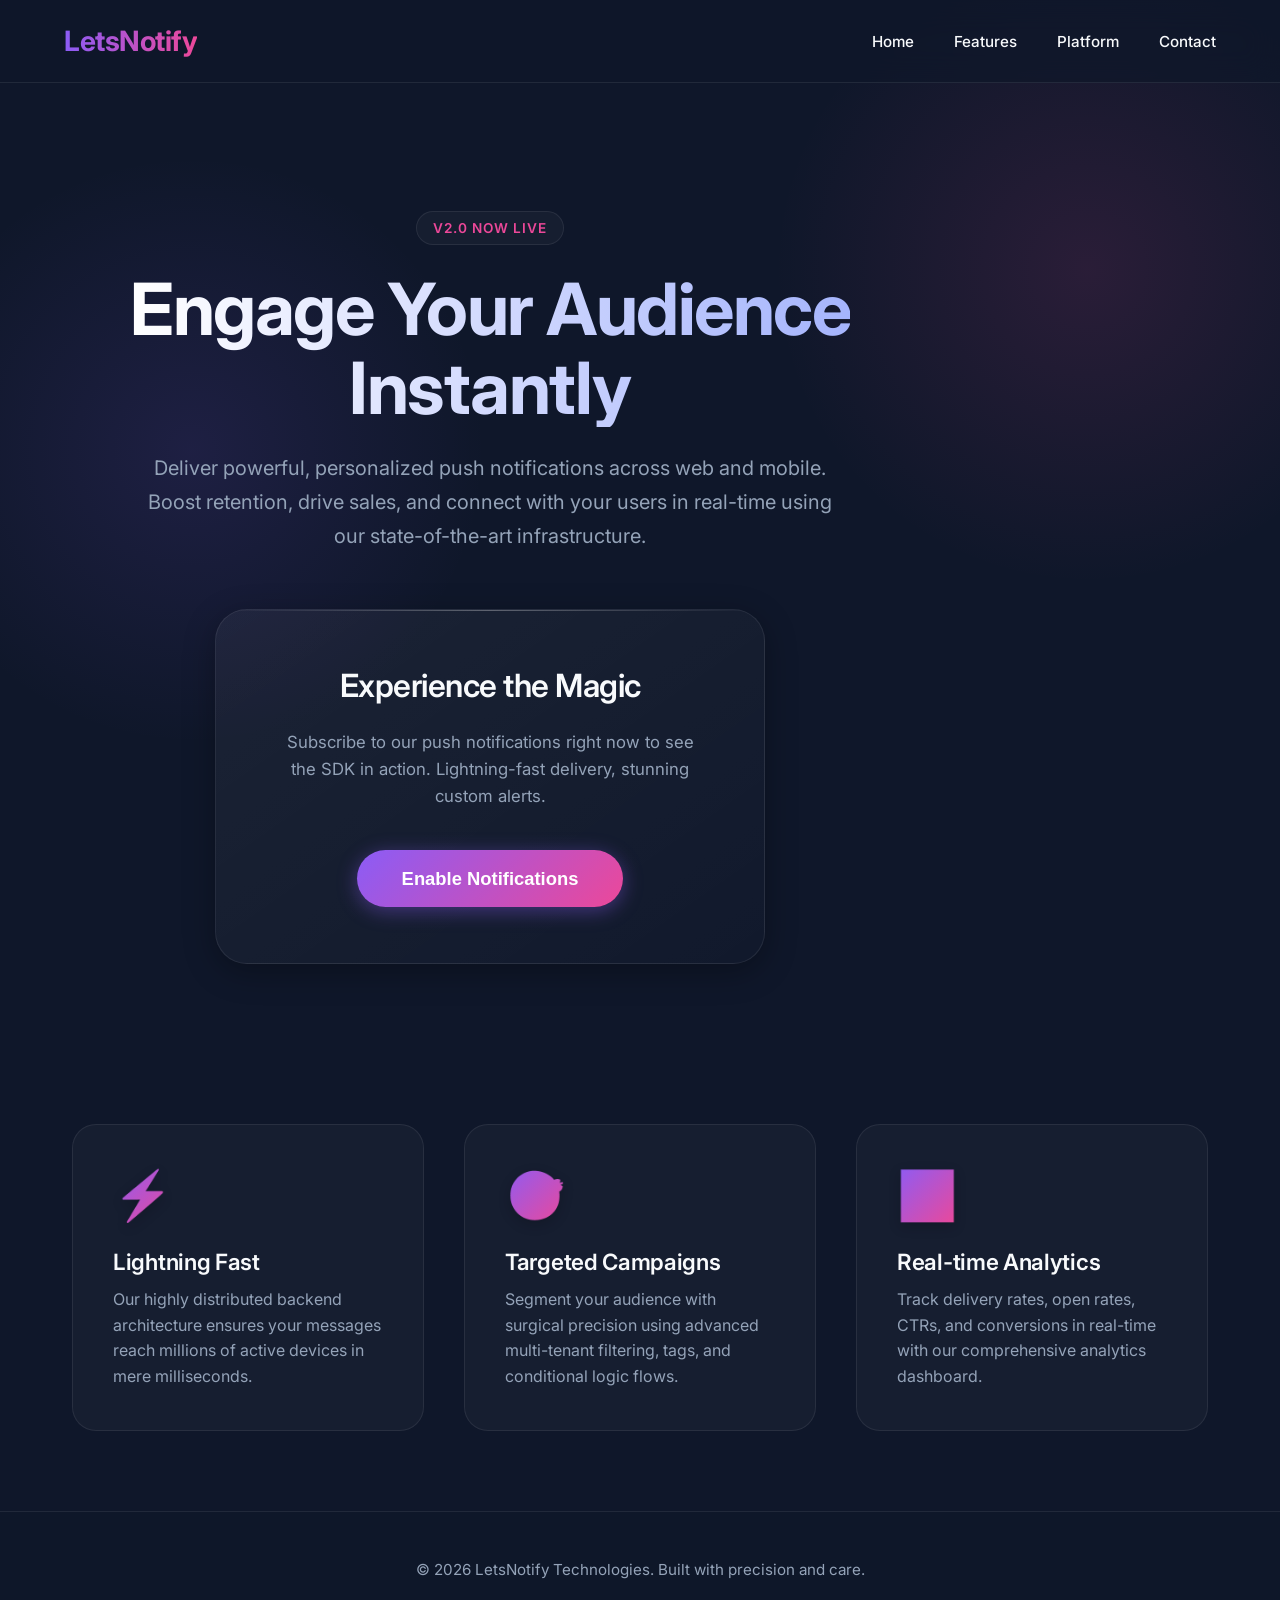
<file: index.html>
<!DOCTYPE html>
<html lang="en">

<head>
    <meta charset="UTF-8">
    <meta name="viewport" content="width=device-width, initial-scale=1.0">
    <meta name="description"
        content="Discover the future of push notifications with LetsNotify. Engage your audience like never before.">
    <title>LetsNotify | Next-Gen Push Notifications</title>

    <!-- Modern Font -->
    <link href="https://fonts.googleapis.com/css2?family=Inter:wght@300;400;600;700&display=swap" rel="stylesheet">

    <!-- LetsNotify SDK -->
    <script type="text/javascript" src="https://cdn.letsnotify.in//index.js"></script>
    <script>
        // Initialize SDK
        const sdk = new LetsNotifySDK();
        const pushSDK = sdk.pushSdk();
        pushSDK.init({
            connectionId: "c1e209b9-03b5-4443-afc6-2e03e5ca0df9",
            serviceWorkerPath: "LetsNotifySW.js",
            apiKey: "3f94e9d119833cf0e009b689bf9b02e0",
            secretKey: "554a004d695bc833dac8fe9412cb83ebddf76433e714a5554d5d560592987351"
        });

        // Interactive Button Feedback
        function requestNotification() {
            const btn = document.getElementById('notify-btn');
            const originalText = btn.innerText;
            btn.innerText = "Requesting...";
            btn.style.opacity = '0.8';
            btn.style.transform = 'scale(0.95)';

            setTimeout(() => {
                alert("The LetsNotify SDK has been triggered! Ensure your browser permissions allow notifications.");
                btn.innerText = "Subscribed!";
                btn.style.background = "linear-gradient(135deg, #10b981, #059669)";
                btn.style.boxShadow = "0 4px 15px rgba(16, 185, 129, 0.4)";
                btn.style.opacity = '1';
                btn.style.transform = 'scale(1)';
                btn.disabled = true;
                btn.style.cursor = 'default';
            }, 800);
        }
    </script>

    <style>
        :root {
            --bg-color: #0f172a;
            --text-primary: #f8fafc;
            --text-secondary: #94a3b8;
            --accent-primary: #8b5cf6;
            --accent-secondary: #ec4899;
            --glass-bg: rgba(255, 255, 255, 0.03);
            --glass-border: rgba(255, 255, 255, 0.08);
            --glass-shadow: 0 8px 32px 0 rgba(0, 0, 0, 0.3);
        }

        * {
            margin: 0;
            padding: 0;
            box-sizing: border-box;
        }

        body {
            font-family: 'Inter', sans-serif;
            background-color: var(--bg-color);
            background-image:
                radial-gradient(circle at 15% 50%, rgba(139, 92, 246, 0.12), transparent 25%),
                radial-gradient(circle at 85% 30%, rgba(236, 72, 153, 0.12), transparent 25%);
            background-size: cover;
            background-attachment: fixed;
            color: var(--text-primary);
            min-height: 100vh;
            display: flex;
            flex-direction: column;
            align-items: center;
            overflow-x: hidden;
        }

        /* Animations */
        @keyframes fadeInDown {
            from {
                opacity: 0;
                transform: translateY(-30px);
            }

            to {
                opacity: 1;
                transform: translateY(0);
            }
        }

        @keyframes fadeInUp {
            from {
                opacity: 0;
                transform: translateY(30px);
            }

            to {
                opacity: 1;
                transform: translateY(0);
            }
        }

        @keyframes float {
            0% {
                transform: translateY(0px);
            }

            50% {
                transform: translateY(-12px);
            }

            100% {
                transform: translateY(0px);
            }
        }

        @keyframes glow {
            0% {
                box-shadow: 0 0 10px rgba(139, 92, 246, 0.2);
            }

            50% {
                box-shadow: 0 0 25px rgba(236, 72, 153, 0.4);
            }

            100% {
                box-shadow: 0 0 10px rgba(139, 92, 246, 0.2);
            }
        }

        /* Navbar */
        nav {
            width: 100%;
            padding: 1.5rem 4rem;
            display: flex;
            justify-content: space-between;
            align-items: center;
            background: rgba(15, 23, 42, 0.7);
            backdrop-filter: blur(16px);
            -webkit-backdrop-filter: blur(16px);
            border-bottom: 1px solid var(--glass-border);
            animation: fadeInDown 0.8s cubic-bezier(0.16, 1, 0.3, 1);
            position: sticky;
            top: 0;
            z-index: 100;
        }

        .logo {
            font-size: 1.75rem;
            font-weight: 700;
            letter-spacing: -0.5px;
            background: linear-gradient(to right, var(--accent-primary), var(--accent-secondary));
            -webkit-background-clip: text;
            -webkit-text-fill-color: transparent;
            cursor: pointer;
        }

        .nav-links {
            display: flex;
            gap: 2.5rem;
        }

        .nav-links a {
            color: var(--text-primary);
            text-decoration: none;
            font-weight: 500;
            font-size: 0.95rem;
            transition: color 0.3s ease;
            position: relative;
        }

        .nav-links a::after {
            content: '';
            position: absolute;
            width: 0;
            height: 2px;
            bottom: -6px;
            left: 0;
            background: linear-gradient(to right, var(--accent-primary), var(--accent-secondary));
            transition: width 0.3s ease;
            border-radius: 2px;
        }

        .nav-links a:hover {
            color: #fff;
        }

        .nav-links a:hover::after {
            width: 100%;
        }

        /* Hero Section */
        .hero {
            display: flex;
            flex-direction: column;
            align-items: center;
            justify-content: center;
            text-align: center;
            padding: 8rem 2rem 5rem;
            max-width: 900px;
            animation: fadeInUp 1s cubic-bezier(0.16, 1, 0.3, 1) 0.2s both;
        }

        .tagline {
            display: inline-block;
            padding: 0.5rem 1rem;
            background: var(--glass-bg);
            border: 1px solid var(--glass-border);
            border-radius: 99px;
            font-size: 0.85rem;
            font-weight: 600;
            color: var(--accent-secondary);
            margin-bottom: 1.5rem;
            letter-spacing: 1px;
            text-transform: uppercase;
        }

        .hero h1 {
            font-size: 4.5rem;
            font-weight: 700;
            line-height: 1.1;
            margin-bottom: 1.5rem;
            letter-spacing: -1.5px;
            background: linear-gradient(to right, #ffffff, #a5b4fc);
            -webkit-background-clip: text;
            -webkit-text-fill-color: transparent;
        }

        .hero p {
            font-size: 1.25rem;
            color: var(--text-secondary);
            margin-bottom: 3.5rem;
            line-height: 1.7;
            max-width: 700px;
        }

        /* Glassmorphic Action Card */
        .glass-card {
            background: linear-gradient(145deg, rgba(255, 255, 255, 0.05) 0%, rgba(255, 255, 255, 0.01) 100%);
            backdrop-filter: blur(20px);
            -webkit-backdrop-filter: blur(20px);
            border: 1px solid var(--glass-border);
            border-radius: 32px;
            padding: 3.5rem;
            box-shadow: var(--glass-shadow);
            display: flex;
            flex-direction: column;
            align-items: center;
            gap: 1.5rem;
            animation: float 8s ease-in-out infinite;
            max-width: 550px;
            width: 100%;
            position: relative;
            overflow: hidden;
        }

        .glass-card::before {
            content: '';
            position: absolute;
            top: 0;
            left: 0;
            right: 0;
            height: 1px;
            background: linear-gradient(90deg, transparent, rgba(255, 255, 255, 0.3), transparent);
        }

        .glass-card h2 {
            font-size: 2rem;
            font-weight: 600;
            letter-spacing: -0.5px;
        }

        .glass-card p {
            color: var(--text-secondary);
            text-align: center;
            font-size: 1.05rem;
            margin-bottom: 1rem;
            line-height: 1.6;
        }

        /* Primary Button */
        .btn-primary {
            background: linear-gradient(135deg, var(--accent-primary), var(--accent-secondary));
            color: #fff;
            border: none;
            padding: 1.1rem 2.8rem;
            font-size: 1.15rem;
            font-weight: 600;
            border-radius: 99px;
            cursor: pointer;
            transition: all 0.3s cubic-bezier(0.16, 1, 0.3, 1);
            box-shadow: 0 4px 20px rgba(139, 92, 246, 0.4);
            animation: glow 4s infinite;
        }

        .btn-primary:hover {
            transform: translateY(-3px) scale(1.02);
            box-shadow: 0 8px 30px rgba(236, 72, 153, 0.5);
        }

        .btn-primary:active {
            transform: translateY(1px);
        }

        /* Feature Grid */
        .features {
            display: grid;
            grid-template-columns: repeat(auto-fit, minmax(320px, 1fr));
            gap: 2.5rem;
            padding: 5rem 2rem;
            width: 100%;
            max-width: 1200px;
            animation: fadeInUp 1s cubic-bezier(0.16, 1, 0.3, 1) 0.4s both;
        }

        .feature-card {
            background: var(--glass-bg);
            border: 1px solid var(--glass-border);
            border-radius: 24px;
            padding: 2.5rem;
            transition: all 0.4s cubic-bezier(0.16, 1, 0.3, 1);
            position: relative;
            overflow: hidden;
        }

        .feature-card:hover {
            transform: translateY(-8px);
            background: rgba(255, 255, 255, 0.05);
            border-color: rgba(255, 255, 255, 0.2);
            box-shadow: 0 10px 40px rgba(0, 0, 0, 0.2);
        }

        .feature-icon {
            font-size: 3rem;
            margin-bottom: 1.5rem;
            display: inline-block;
            background: linear-gradient(135deg, var(--accent-primary), var(--accent-secondary));
            -webkit-background-clip: text;
            -webkit-text-fill-color: transparent;
            filter: drop-shadow(0 4px 6px rgba(0, 0, 0, 0.2));
        }

        .feature-title {
            font-size: 1.4rem;
            font-weight: 600;
            margin-bottom: 0.75rem;
            letter-spacing: -0.3px;
        }

        .feature-desc {
            color: var(--text-secondary);
            line-height: 1.6;
            font-size: 1rem;
        }

        footer {
            margin-top: auto;
            padding: 3rem;
            text-align: center;
            color: var(--text-secondary);
            font-size: 0.95rem;
            width: 100%;
            border-top: 1px solid var(--glass-border);
            background: rgba(15, 23, 42, 0.3);
        }

        /* Responsive */
        @media (max-width: 768px) {
            nav {
                padding: 1.25rem 2rem;
            }

            .hero h1 {
                font-size: 3rem;
            }

            .nav-links {
                display: none;
            }

            .glass-card {
                padding: 2.5rem 1.5rem;
            }
        }
    </style>
</head>

<body>

    <nav>
        <div class="logo">LetsNotify</div>
        <div class="nav-links">
            <a href="#home">Home</a>
            <a href="#features">Features</a>
            <a href="#platform">Platform</a>
            <a href="#contact">Contact</a>
        </div>
    </nav>

    <main>
        <section class="hero" id="home">
            <div class="tagline">v2.0 Now Live</div>
            <h1>Engage Your Audience <br />Instantly</h1>
            <p>Deliver powerful, personalized push notifications across web and mobile. Boost retention, drive sales,
                and connect with your users in real-time using our state-of-the-art infrastructure.</p>

            <div class="glass-card">
                <h2>Experience the Magic</h2>
                <p>Subscribe to our push notifications right now to see the SDK in action. Lightning-fast delivery,
                    stunning custom alerts.</p>
                <button id="notify-btn" class="btn-primary" onclick="requestNotification()">Enable
                    Notifications</button>
            </div>
        </section>

        <section class="features" id="features">
            <div class="feature-card">
                <div class="feature-icon">⚡</div>
                <h3 class="feature-title">Lightning Fast</h3>
                <p class="feature-desc">Our highly distributed backend architecture ensures your messages reach millions
                    of active devices in mere milliseconds.</p>
            </div>
            <div class="feature-card">
                <div class="feature-icon">🎯</div>
                <h3 class="feature-title">Targeted Campaigns</h3>
                <p class="feature-desc">Segment your audience with surgical precision using advanced multi-tenant
                    filtering, tags, and conditional logic flows.</p>
            </div>
            <div class="feature-card">
                <div class="feature-icon">📊</div>
                <h3 class="feature-title">Real-time Analytics</h3>
                <p class="feature-desc">Track delivery rates, open rates, CTRs, and conversions in real-time with our
                    comprehensive analytics dashboard.</p>
            </div>
        </section>
    </main>

    <footer>
        <p>&copy; 2026 LetsNotify Technologies. Built with precision and care.</p>
    </footer>

</body>

</html>
</file>
